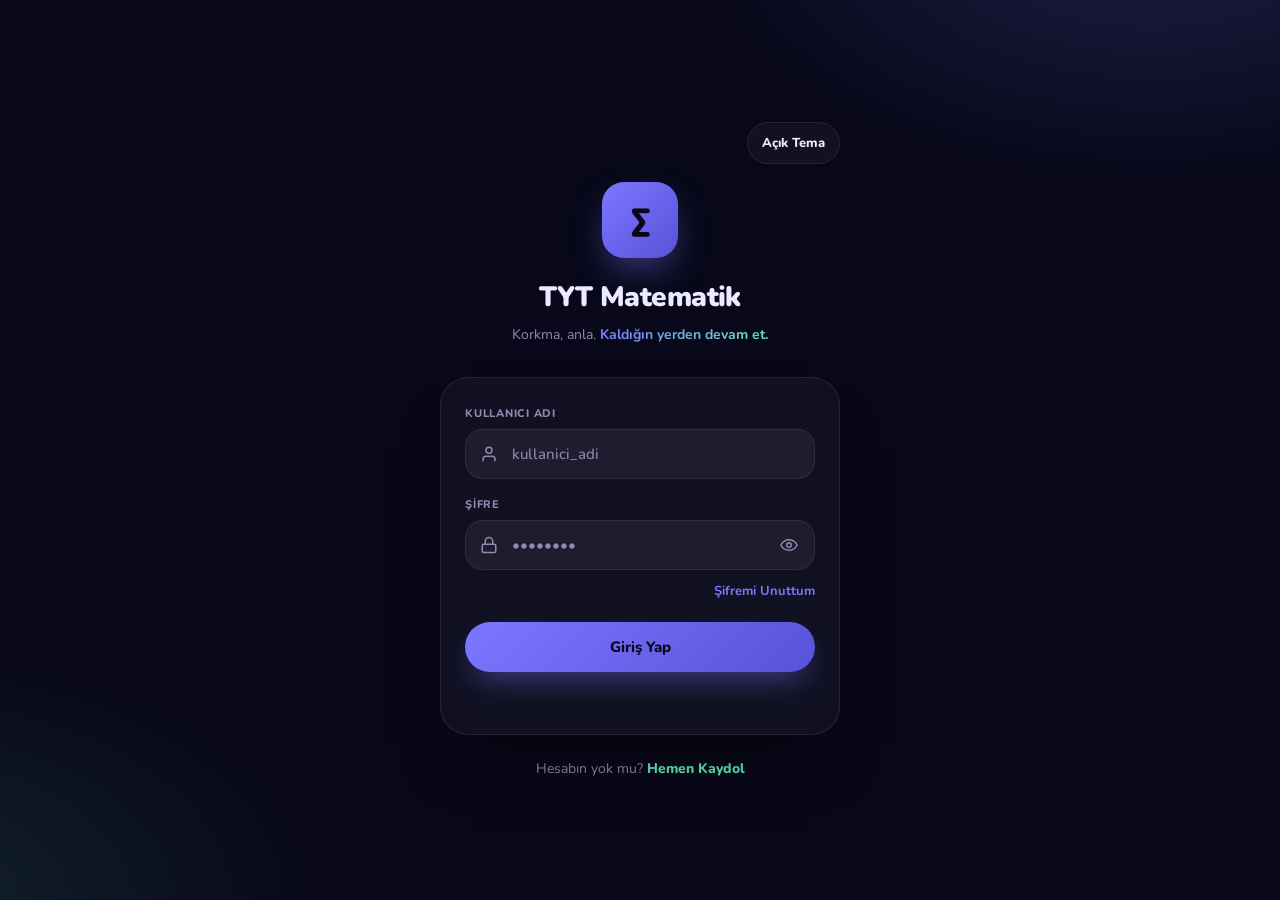
<file: app/login.html>
<!DOCTYPE html>
<html lang="tr">
<head>
<meta charset="UTF-8">
<meta name="viewport" content="width=device-width, initial-scale=1">
<title>TYT Matematik — Giriş Yap</title>
<link rel="stylesheet" href="https://fonts.googleapis.com/css2?family=Nunito:wght@400;500;600;700;800;900&display=swap">

<style>
  :root {
    --bg: #08081A;
    --bg-2: #0F0E2A;
    --card-bg: rgba(255,255,255,0.04);
    --field-bg: rgba(255,255,255,0.05);
    --field-focus-bg: rgba(124,119,255,0.08);
    --text: #ECEAFE;
    --text-sec: #8E8BB0;
    --text-on-accent: #08081A;
    --accent: #7C77FF;
    --accent-2: #5EE9B5;
    --danger: #FF6B6B;
    --border: rgba(255,255,255,0.08);
    --border-strong: rgba(255,255,255,0.18);
    --shadow: 0 40px 60px -30px rgba(0,0,0,0.6);
    font-family: 'Nunito', system-ui, sans-serif;
  }
  :root[data-theme="light"] {
    --bg: #F6F4FB;
    --bg-2: #FFFFFF;
    --card-bg: rgba(255,255,255,0.86);
    --field-bg: rgba(20,18,43,0.04);
    --field-focus-bg: rgba(124,119,255,0.08);
    --text: #14122B;
    --text-sec: #5E5A7D;
    --text-on-accent: #FFFFFF;
    --border: rgba(20,18,43,0.10);
    --border-strong: rgba(20,18,43,0.18);
    --shadow: 0 28px 56px -34px rgba(20,18,43,0.35);
  }
  * { box-sizing: border-box; margin: 0; padding: 0; }

  html, body {
    background: var(--bg);
    color: var(--text);
    min-height: 100vh;
  }
  body {
    background:
      radial-gradient(60% 50% at 90% -10%, rgba(124,119,255,0.20), transparent 60%),
      radial-gradient(50% 40% at -10% 100%, rgba(94,233,181,0.12), transparent 70%),
      var(--bg);
    display: flex;
    align-items: center;
    justify-content: center;
    padding: 32px 20px;
  }

  .auth {
    width: 100%;
    max-width: 400px;
    display: flex;
    flex-direction: column;
    align-items: center;
    animation: rise 560ms cubic-bezier(.2,.8,.2,1);
  }
  .top-actions {
    width: 100%;
    display: flex;
    justify-content: flex-end;
    margin-bottom: 18px;
  }
  .theme-toggle {
    min-height: 42px;
    border: 1px solid var(--border);
    border-radius: 999px;
    background: var(--card-bg);
    color: var(--text);
    font-family: inherit;
    font-size: 13px;
    font-weight: 800;
    padding: 0 14px;
    cursor: pointer;
    box-shadow: var(--shadow);
    transition: transform 160ms, border-color 160ms, background 160ms;
  }
  .theme-toggle:hover {
    transform: translateY(-1px);
    border-color: var(--border-strong);
  }
  @keyframes rise {
    from { opacity: 0; transform: translateY(14px); }
    to   { opacity: 1; transform: translateY(0); }
  }
  @media (prefers-reduced-motion: reduce) {
    .auth { animation: none; }
  }

  .logo-mark {
    width: 76px;
    height: 76px;
    border-radius: 22px;
    background: linear-gradient(135deg, var(--accent), #5852D9);
    display: flex;
    align-items: center;
    justify-content: center;
    font-size: 32px;
    font-weight: 900;
    color: var(--bg);
    color: var(--text-on-accent);
    box-shadow: 0 16px 36px -10px rgba(124,119,255,0.55);
    margin-bottom: 20px;
  }

  .auth h1 {
    font-size: 28px;
    font-weight: 900;
    letter-spacing: -0.02em;
    text-align: center;
  }
  .auth .tagline {
    margin-top: 8px;
    font-size: 14px;
    color: var(--text-sec);
    text-align: center;
    max-width: 280px;
    line-height: 1.5;
  }
  .auth .tagline .grad {
    background: linear-gradient(135deg, var(--accent), var(--accent-2));
    -webkit-background-clip: text;
    background-clip: text;
    -webkit-text-fill-color: transparent;
    font-weight: 700;
  }

  .card {
    width: 100%;
    margin-top: 32px;
    padding: 28px 24px;
    background: var(--card-bg);
    border: 1px solid var(--border);
    border-radius: 28px;
    backdrop-filter: blur(20px);
    box-shadow: var(--shadow);
  }

  .group { margin-bottom: 18px; }
  .group label {
    display: block;
    font-size: 11px;
    font-weight: 800;
    letter-spacing: 0.07em;
    text-transform: uppercase;
    color: var(--text-sec);
    margin-bottom: 8px;
  }
  .field {
    position: relative;
    display: flex;
    align-items: center;
    background: var(--field-bg);
    border: 1.5px solid var(--border);
    border-radius: 18px;
    transition: border-color 160ms, box-shadow 160ms, background 160ms;
  }
  .field:focus-within {
    border-color: var(--accent);
    background: var(--field-focus-bg);
    box-shadow: 0 0 0 4px rgba(124,119,255,0.14);
  }
  .field.error {
    border-color: var(--danger);
    animation: shake 380ms;
  }
  @keyframes shake {
    20%, 60% { transform: translateX(-5px); }
    40%, 80% { transform: translateX(5px); }
  }
  .field svg.lead-ico {
    flex-shrink: 0;
    margin-left: 14px;
    color: var(--text-sec);
  }
  .field:focus-within svg.lead-ico { color: var(--accent); }
  .field input {
    flex: 1;
    min-width: 0;
    background: transparent;
    border: none;
    outline: none;
    color: var(--text);
    font-family: inherit;
    font-size: 15px;
    font-weight: 600;
    padding: 14px 14px;
  }
  .field input::placeholder { color: var(--text-sec); font-weight: 500; }
  .field .eye-btn {
    flex-shrink: 0;
    margin-right: 8px;
    width: 34px;
    height: 34px;
    border: none;
    background: transparent;
    color: var(--text-sec);
    cursor: pointer;
    display: flex;
    align-items: center;
    justify-content: center;
    border-radius: 10px;
    transition: color 140ms, background 140ms;
  }
  .field .eye-btn:hover { color: var(--text); background: var(--field-bg); }

  .row-end {
    display: flex;
    justify-content: flex-end;
    margin-top: -6px;
    margin-bottom: 22px;
  }
  .row-end a {
    font-size: 13px;
    font-weight: 700;
    color: var(--accent);
    text-decoration: none;
  }
  .row-end a:hover { color: var(--accent-2); }

  .submit-btn {
    width: 100%;
    padding: 15px;
    border: none;
    border-radius: 999px;
    background: linear-gradient(135deg, var(--accent), #5852D9);
    color: var(--text-on-accent);
    font-family: inherit;
    font-size: 15px;
    font-weight: 800;
    cursor: pointer;
    box-shadow: 0 14px 30px -10px rgba(124,119,255,0.5);
    display: flex;
    align-items: center;
    justify-content: center;
    gap: 8px;
    transition: transform 160ms, box-shadow 160ms, opacity 160ms;
  }
  .submit-btn:hover { transform: translateY(-1px); box-shadow: 0 18px 36px -10px rgba(124,119,255,0.6); }
  .submit-btn:active { transform: translateY(0); }
  .submit-btn:disabled { opacity: 0.7; cursor: default; transform: none; }

  .spinner {
    width: 16px; height: 16px;
    border-radius: 50%;
    border: 2.5px solid rgba(255,255,255,0.35);
    border-top-color: var(--text-on-accent);
    animation: spin 700ms linear infinite;
    display: none;
  }
  @keyframes spin { to { transform: rotate(360deg); } }

  .signup {
    margin-top: 24px;
    text-align: center;
    font-size: 14px;
    color: var(--text-sec);
  }
  .signup a {
    color: var(--accent-2);
    font-weight: 800;
    text-decoration: none;
  }
  .signup a:hover { text-decoration: underline; }

  .status {
    margin-top: 16px;
    font-size: 13px;
    font-weight: 700;
    text-align: center;
    color: var(--accent-2);
    opacity: 0;
    transform: translateY(-4px);
    transition: opacity 200ms, transform 200ms;
  }
  .status.show { opacity: 1; transform: translateY(0); }
</style>
</head>
<body>

  <main class="auth">
    <div class="top-actions">
      <button type="button" class="theme-toggle" id="theme-toggle" aria-label="Temayı değiştir">Açık Tema</button>
    </div>

    <div class="logo-mark">∑</div>
    <h1>TYT Matematik</h1>
    <p class="tagline">Korkma, anla. <span class="grad">Kaldığın yerden devam et.</span></p>

    <form class="card" id="login-form" novalidate>
      <div class="group">
        <label for="username">Kullanıcı Adı</label>
        <div class="field" id="username-field">
          <svg class="lead-ico" width="18" height="18" viewBox="0 0 24 24" fill="none" stroke="currentColor" stroke-width="2" stroke-linecap="round" stroke-linejoin="round"><path d="M20 21v-2a4 4 0 0 0-4-4H8a4 4 0 0 0-4 4v2"/><circle cx="12" cy="7" r="4"/></svg>
          <input type="text" id="username" name="username" placeholder="kullanici_adi" autocomplete="username">
        </div>
      </div>

      <div class="group">
        <label for="password">Şifre</label>
        <div class="field" id="password-field">
          <svg class="lead-ico" width="18" height="18" viewBox="0 0 24 24" fill="none" stroke="currentColor" stroke-width="2" stroke-linecap="round" stroke-linejoin="round"><rect x="3" y="11" width="18" height="11" rx="2"/><path d="M7 11V7a5 5 0 0 1 10 0v4"/></svg>
          <input type="password" id="password" name="password" placeholder="••••••••" autocomplete="current-password">
          <button type="button" class="eye-btn" id="toggle-pw" aria-label="Şifreyi göster">
            <svg id="eye-icon" width="18" height="18" viewBox="0 0 24 24" fill="none" stroke="currentColor" stroke-width="2" stroke-linecap="round" stroke-linejoin="round"><path d="M1 12s4-7 11-7 11 7 11 7-4 7-11 7-11-7-11-7Z"/><circle cx="12" cy="12" r="3"/></svg>
          </button>
        </div>
      </div>

      <div class="row-end">
        <a href="#">Şifremi Unuttum</a>
      </div>

      <button type="submit" class="submit-btn" id="submit-btn">
        <span class="spinner" id="spinner"></span>
        <span id="submit-label">Giriş Yap</span>
      </button>

      <div class="status" id="status">Giriş başarılı, yönlendiriliyorsun.</div>
    </form>

    <p class="signup">Hesabın yok mu? <a href="#">Hemen Kaydol</a></p>
  </main>

<script>
  const TWEAK_KEY = 'tyt_matematik_tweaks';
  const AUTH_KEY = 'tyt_matematik_auth_v1';
  const PROGRESS_KEY = 'tyt_matematik_progress_v1';

  function readTheme() {
    try {
      const tweaks = JSON.parse(localStorage.getItem(TWEAK_KEY) || '{}');
      return tweaks.theme === 'light' ? 'light' : 'dark';
    } catch (e) {
      return 'dark';
    }
  }

  function saveTheme(theme) {
    let tweaks = {};
    try {
      tweaks = JSON.parse(localStorage.getItem(TWEAK_KEY) || '{}');
    } catch (e) {}
    tweaks.theme = theme;
    localStorage.setItem(TWEAK_KEY, JSON.stringify(tweaks));
  }

  function applyTheme(theme) {
    document.documentElement.setAttribute('data-theme', theme);
    const btn = document.getElementById('theme-toggle');
    if (btn) btn.textContent = theme === 'light' ? 'Koyu Tema' : 'Açık Tema';
  }

  applyTheme(readTheme());

  document.getElementById('theme-toggle').addEventListener('click', () => {
    const next = document.documentElement.getAttribute('data-theme') === 'light' ? 'dark' : 'light';
    applyTheme(next);
    saveTheme(next);
  });

  // Password visibility toggle
  const pwInput = document.getElementById('password');
  const toggleBtn = document.getElementById('toggle-pw');
  const eyeIcon = document.getElementById('eye-icon');
  const eyeOpen = '<path d="M1 12s4-7 11-7 11 7 11 7-4 7-11 7-11-7-11-7Z"/><circle cx="12" cy="12" r="3"/>';
  const eyeClosed = '<path d="M17.94 17.94A10.94 10.94 0 0 1 12 19c-7 0-11-7-11-7a21.5 21.5 0 0 1 5.06-5.94"/><path d="M9.9 4.24A10.94 10.94 0 0 1 12 4c7 0 11 7 11 7a21.6 21.6 0 0 1-2.16 3.19"/><path d="M14.12 14.12a3 3 0 1 1-4.24-4.24"/><path d="M1 1l22 22"/>';

  toggleBtn.addEventListener('click', () => {
    const isPw = pwInput.type === 'password';
    pwInput.type = isPw ? 'text' : 'password';
    eyeIcon.innerHTML = isPw ? eyeClosed : eyeOpen;
    toggleBtn.setAttribute('aria-label', isPw ? 'Şifreyi gizle' : 'Şifreyi göster');
  });

  // Basic submit handling (UI preview only — no backend wired up)
  const form = document.getElementById('login-form');
  const userField = document.getElementById('username-field');
  const pwField = document.getElementById('password-field');
  const userInput = document.getElementById('username');
  const submitBtn = document.getElementById('submit-btn');
  const spinner = document.getElementById('spinner');
  const submitLabel = document.getElementById('submit-label');
  const status = document.getElementById('status');

  function flagError(field) {
    field.classList.remove('error');
    void field.offsetWidth;
    field.classList.add('error');
  }

  function saveSession(username) {
    localStorage.setItem(AUTH_KEY, JSON.stringify({
      username,
      signedInAt: new Date().toISOString()
    }));

    try {
      const progress = JSON.parse(localStorage.getItem(PROGRESS_KEY) || '{}');
      progress.name = username;
      localStorage.setItem(PROGRESS_KEY, JSON.stringify(progress));
    } catch (e) {}
  }

  form.addEventListener('submit', (e) => {
    e.preventDefault();
    let valid = true;
    if (!userInput.value.trim()) { flagError(userField); valid = false; }
    if (!pwInput.value.trim()) { flagError(pwField); valid = false; }
    if (!valid) return;

    submitBtn.disabled = true;
    spinner.style.display = 'inline-block';
    submitLabel.textContent = 'Giriş yapılıyor…';
    status.classList.remove('show');

    setTimeout(() => {
      saveSession(userInput.value.trim());
      spinner.style.display = 'none';
      status.classList.add('show');
      window.location.href = 'index.html';
    }, 900);
  });
</script>

</body>
</html>
</file>
